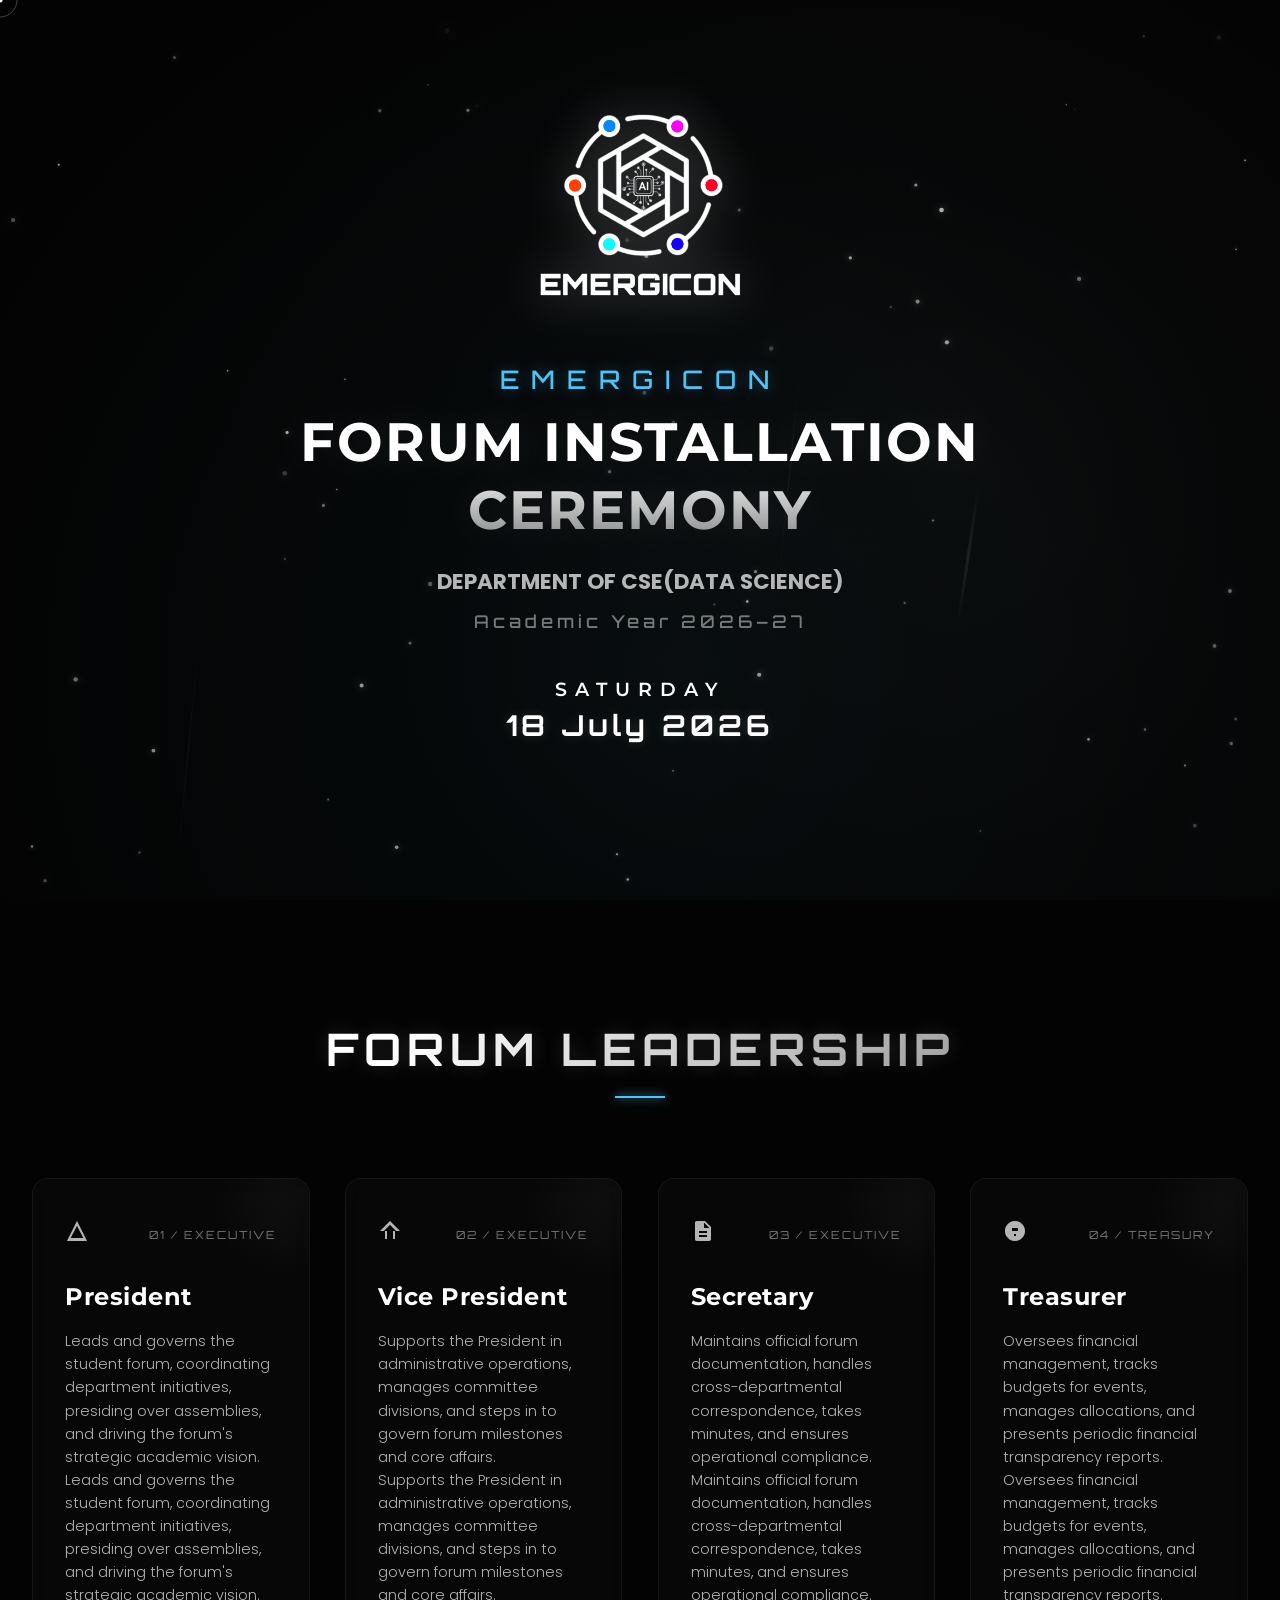
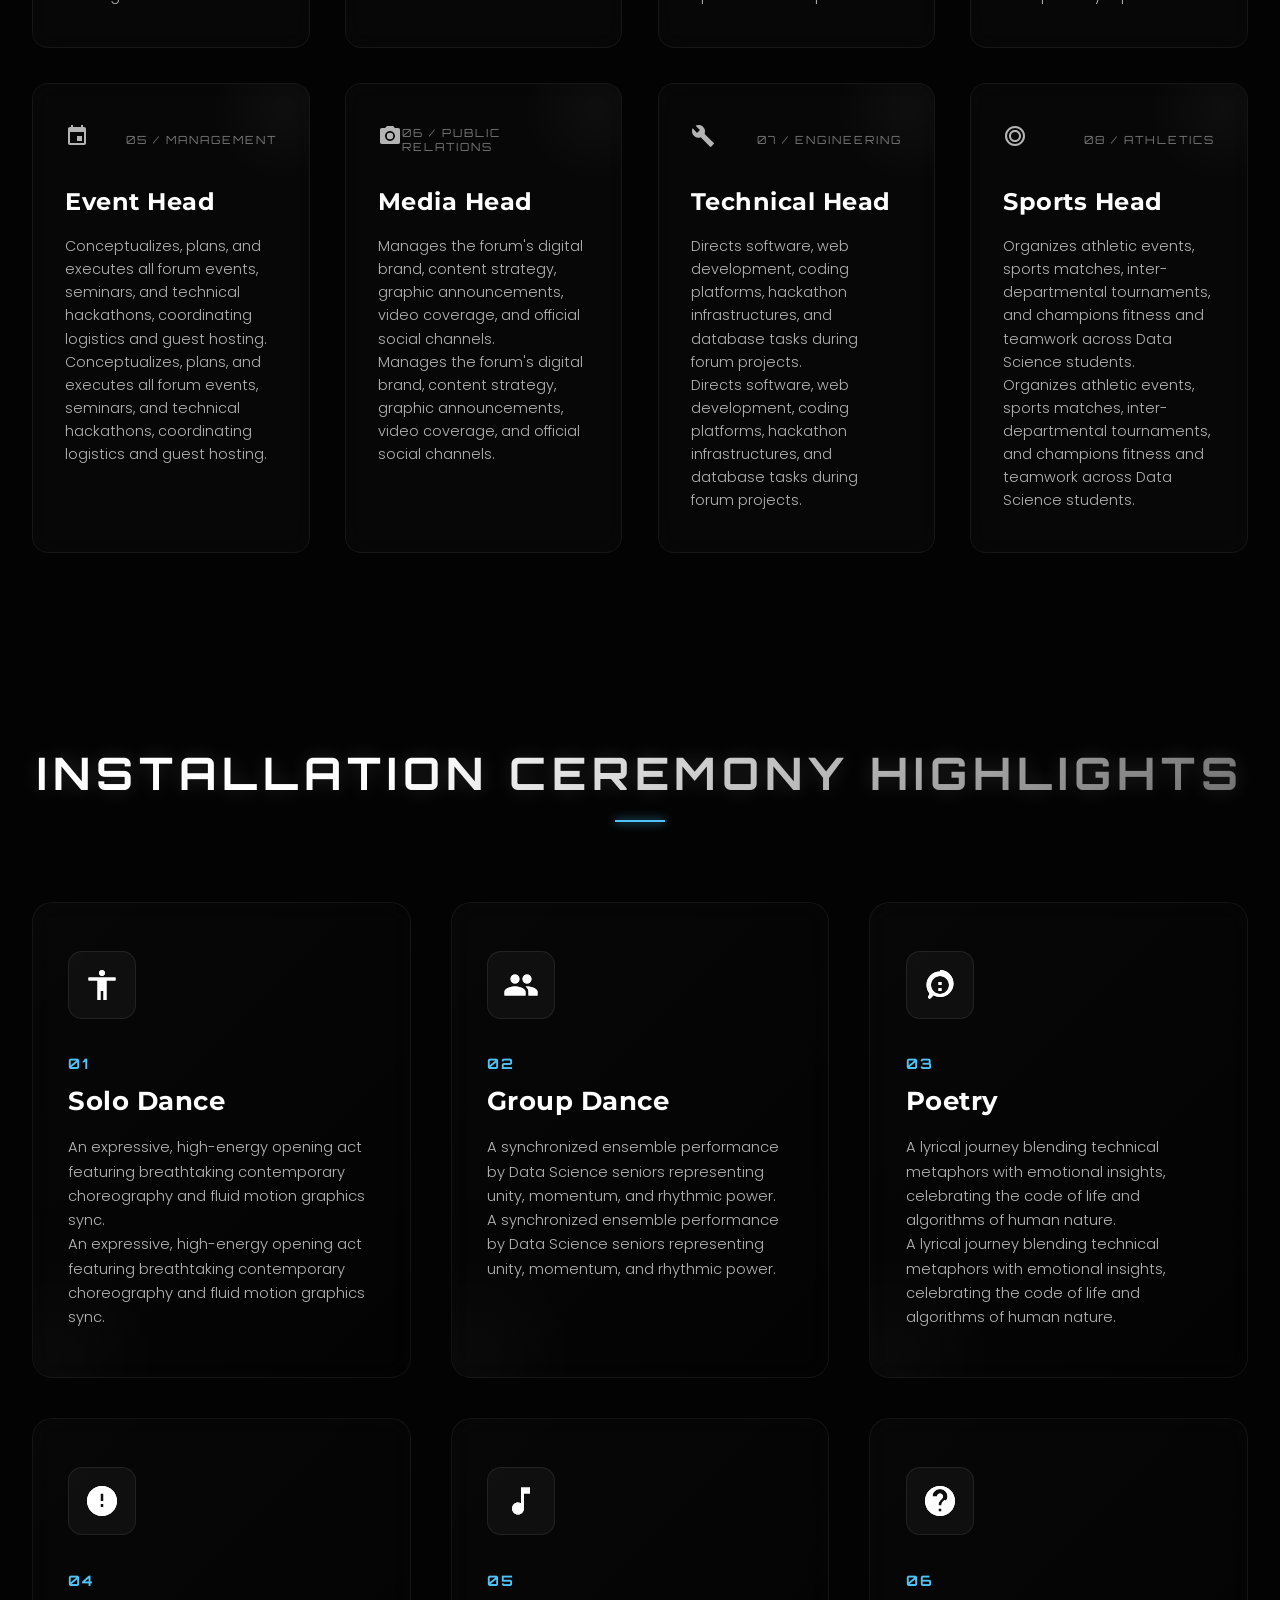
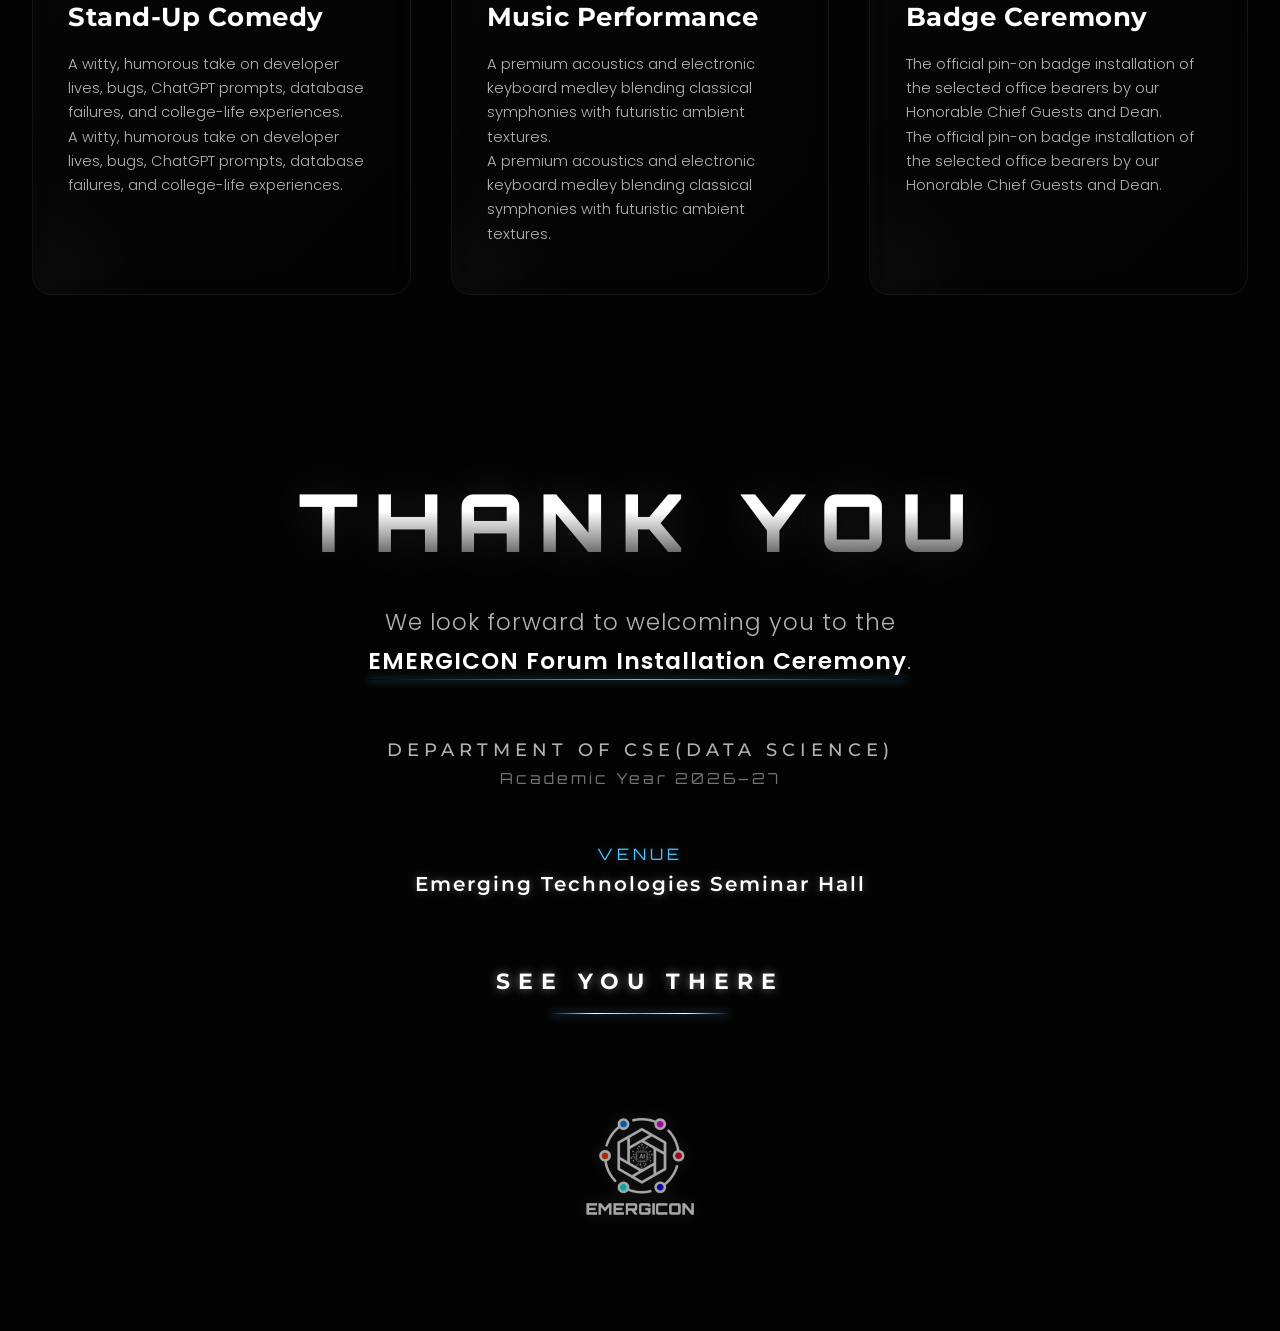
<file: index.html>
<!DOCTYPE html>
<html lang="en">
<head>
    <meta charset="UTF-8">
    <meta name="viewport" content="width=device-width, initial-scale=1.0">
    <title>EMERGICON Forum Installation Ceremony | Department of CSE(Data Science)</title>
<
    <meta name="description"
        content="Official invitation to the EMERGICON Forum Installation Ceremony for the Academic Year 2026-27, Department of Data Science. Dedicated to the Honorable Dean and CEO.">
    <meta name="description" content="Official invitation to the EMERGICON Forum Installation Ceremony for the Academic Year 2026-27, Department of Data Science. Dedicated to the Honorable Dean and CEO.">
    <link rel="stylesheet" href="style.css">
    <!-- Google Fonts -->
    <link rel="preconnect" href="https://fonts.googleapis.com">
    <link rel="preconnect" href="https://fonts.gstatic.com" crossorigin>

    <link
        href="https://fonts.googleapis.com/css2?family=Montserrat:wght@300;400;500;600;700&family=Orbitron:wght@500;700;900&family=Poppins:wght@200;300;400;500;600&display=swap"
        rel="stylesheet">
</head>

    <link href="https://fonts.googleapis.com/css2?family=Montserrat:wght@300;400;500;600;700&family=Orbitron:wght@500;700;900&family=Poppins:wght@200;300;400;500;600&display=swap" rel="stylesheet">
</head>
<body>

    <!-- Scroll Progress Indicator -->
    <div id="scroll-progress"></div>

    <!-- Mouse Follower Custom Cursor -->
    <div class="mouse-follower" id="cursor-follower">
        <div class="follower-dot"></div>
    </div>

    <!-- Animated Canvas Background -->
    <canvas id="particles-canvas"></canvas>

 
    <!-- Feature 4: Floating Among Us Characters (Easter Egg) -->
    <div class="floating-crewmates-container">
        <!-- Crewmate 1 (Red) -->
        <div class="crewmate crewmate-1">
            <svg viewBox="0 0 100 120" width="60" height="72">
                <path
                    d="M25,50 C25,30 40,10 60,10 C80,10 90,25 90,50 L90,90 C90,100 80,110 70,110 L65,110 C65,115 55,115 55,110 L45,110 L45,100 L35,100 L35,110 C35,115 25,115 25,110 Z"
                    fill="#ff0000" stroke="#000" stroke-width="4" />
                <path d="M40,35 C40,25 55,20 75,25 C95,30 95,50 75,55 C55,60 40,45 40,35 Z" fill="#a5d6e2" stroke="#000"
                    stroke-width="4" />
                <path d="M48,32 C48,25 58,23 70,26 C75,27 75,35 65,37 C55,39 48,35 48,32 Z" fill="#ffffff" />
                <path d="M25,40 C10,40 10,80 25,80 Z" fill="#ff0000" stroke="#000" stroke-width="4" />
            </svg>
        </div>
        <!-- Crewmate 2 (Cyan) -->
        <div class="crewmate crewmate-2">
            <svg viewBox="0 0 100 120" width="45" height="54">
                <path
                    d="M25,50 C25,30 40,10 60,10 C80,10 90,25 90,50 L90,90 C90,100 80,110 70,110 L65,110 C65,115 55,115 55,110 L45,110 L45,100 L35,100 L35,110 C35,115 25,115 25,110 Z"
                    fill="#00ffff" stroke="#000" stroke-width="4" />
                <path d="M40,35 C40,25 55,20 75,25 C95,30 95,50 75,55 C55,60 40,45 40,35 Z" fill="#a5d6e2" stroke="#000"
                    stroke-width="4" />
                <path d="M48,32 C48,25 58,23 70,26 C75,27 75,35 65,37 C55,39 48,35 48,32 Z" fill="#ffffff" />
                <path d="M25,40 C10,40 10,80 25,80 Z" fill="#00ffff" stroke="#000" stroke-width="4" />
            </svg>
        </div>
        <!-- Crewmate 3 (Orange) -->
        <div class="crewmate crewmate-3">
            <svg viewBox="0 0 100 120" width="55" height="66">
                <path
                    d="M25,50 C25,30 40,10 60,10 C80,10 90,25 90,50 L90,90 C90,100 80,110 70,110 L65,110 C65,115 55,115 55,110 L45,110 L45,100 L35,100 L35,110 C35,115 25,115 25,110 Z"
                    fill="#ffa500" stroke="#000" stroke-width="4" />
                <path d="M40,35 C40,25 55,20 75,25 C95,30 95,50 75,55 C55,60 40,45 40,35 Z" fill="#a5d6e2" stroke="#000"
                    stroke-width="4" />
                <path d="M48,32 C48,25 58,23 70,26 C75,27 75,35 65,37 C55,39 48,35 48,32 Z" fill="#ffffff" />
                <path d="M25,40 C10,40 10,80 25,80 Z" fill="#ffa500" stroke="#000" stroke-width="4" />
            </svg>
        </div>
        <!-- Crewmate 4 (Purple) -->
        <div class="crewmate crewmate-4">
            <svg viewBox="0 0 100 120" width="50" height="60">
                <path
                    d="M25,50 C25,30 40,10 60,10 C80,10 90,25 90,50 L90,90 C90,100 80,110 70,110 L65,110 C65,115 55,115 55,110 L45,110 L45,100 L35,100 L35,110 C35,115 25,115 25,110 Z"
                    fill="#800080" stroke="#000" stroke-width="4" />
                <path d="M40,35 C40,25 55,20 75,25 C95,30 95,50 75,55 C55,60 40,45 40,35 Z" fill="#a5d6e2" stroke="#000"
                    stroke-width="4" />
                <path d="M48,32 C48,25 58,23 70,26 C75,27 75,35 65,37 C55,39 48,35 48,32 Z" fill="#ffffff" />
                <path d="M25,40 C10,40 10,80 25,80 Z" fill="#800080" stroke="#000" stroke-width="4" />
            </svg>
        </div>
    </div>

    <!-- Custom Loader / Initial Screen -->
    <div id="loader">
        <div class="loader-content">
            <span class="loader-bar"></span>
        </div>
    </div>

    <!-- MAIN CONTAINER -->
    <main>

        <!-- SECTION 0: LANDING / HERO -->
        <section id="hero" class="fullscreen-section">
            <div class="hero-container">
                <div class="logo-wrapper reveal-item" id="hero-logo-wrapper">

                    <!-- Feature 3: Header Text Above Logo -->


                    <!-- EMERGICON Official Logo -->
                    <img src="assets/logo.png" alt="EMERGICON Logo" class="hero-logo" id="hero-logo">

                    <!-- Feature 1: Logo Text Update & Line Break -->
                </div>

                
                
                <div class="cinematic-text">
                    <h1 class="reveal-text-line label-sub" style="--line-idx: 0;">EMERGICON</h1>
                    <h2 class="reveal-text-line main-title" style="--line-idx: 1;">Forum Installation Ceremony</h2>
                    <h3 class="reveal-text-line label-dept" style="--line-idx: 2;">Department of CSE(Data Science)</h3>
                    <h4 class="reveal-text-line label-year" style="--line-idx: 3;">Academic Year 2026–27</h4>
                    
                    <div class="event-time-box">
                        <span class="reveal-text-line date-day" style="--line-idx: 4;">Saturday</span>
                        <span class="reveal-text-line date-date" style="--line-idx: 5;">18 July 2026</span>
                    </div>
                </div>

                <div class="scroll-down-wrapper reveal-item" id="hero-scroll-btn">
                    <button class="scroll-btn" onclick="scrollToLeadership()">
                        <span class="btn-text">Scroll to Continue</span>
                        <div class="mouse-icon">
                            <span class="mouse-wheel"></span>
                        </div>
                    </button>
                </div>
            </div>
        </section>

        <!-- SECTION 1: FORUM LEADERSHIP -->
        <section id="leadership" class="scroll-section">
            <div class="section-container">
                <h2 class="section-title scroll-reveal" data-animation="fade-up">Forum Leadership</h2>
 


                
                <div class="leadership-grid">
                    <!-- 1. President -->
                    <div class="leadership-card scroll-reveal" data-animation="slide-left">
                        <div class="card-bg-particles"></div>
                        <div class="card-glow"></div>
                        <div class="card-content">
                            <div class="card-header">
                                <div class="badge-icon">
                                    <svg viewBox="0 0 24 24" width="24" height="24">

                                        <path d="M12 2L2 22h20L12 2zm0 4.8L18.4 19H5.6L12 6.8z" fill="currentColor" />

                                        <path d="M12 2L2 22h20L12 2zm0 4.8L18.4 19H5.6L12 6.8z" fill="currentColor"/>
                                    </svg>
                                </div>
                                <span class="role-rank">01 / Executive</span>
                            </div>
                            <h3 class="role-title">President</h3>

                            <p class="role-desc">Leads and governs the student forum, coordinating department
                                initiatives, presiding over assemblies, and driving the forum's strategic academic
                                vision.</p>

                            <p class="role-desc">Leads and governs the student forum, coordinating department initiatives, presiding over assemblies, and driving the forum's strategic academic vision.</p>
                        </div>
                    </div>

                    <!-- 2. Vice President -->
                    <div class="leadership-card scroll-reveal" data-animation="slide-right">
                        <div class="card-bg-particles"></div>
                        <div class="card-glow"></div>
                        <div class="card-content">
                            <div class="card-header">
                                <div class="badge-icon">
                                    <svg viewBox="0 0 24 24" width="24" height="24">

                                        <path d="M12 2L2 12h5v8h10v-8h5L12 2zm0 3.83L18.17 12H15v8h-6v-8H5.83L12 5.83z"
                                            fill="currentColor" />
                                        <path d="M12 2L2 12h5v8h10v-8h5L12 2zm0 3.83L18.17 12H15v8h-6v-8H5.83L12 5.83z" fill="currentColor"/>
                                    </svg>
                                </div>
                                <span class="role-rank">02 / Executive</span>
                            </div>
                            <h3 class="role-title">Vice President</h3>
                            <p class="role-desc">Supports the President in administrative operations, manages committee
                                divisions, and steps in to govern forum milestones and core affairs.</p>
                            <p class="role-desc">Supports the President in administrative operations, manages committee divisions, and steps in to govern forum milestones and core affairs.</p>
                        </div>
                    </div>

                    <!-- 3. Secretary -->
                    <div class="leadership-card scroll-reveal" data-animation="slide-left">
                        <div class="card-bg-particles"></div>
                        <div class="card-glow"></div>
                        <div class="card-content">
                            <div class="card-header">
                                <div class="badge-icon">
                                    <svg viewBox="0 0 24 24" width="24" height="24">
                                        <path
                                            d="M14 2H6c-1.1 0-1.99.9-1.99 2L4 20c0 1.1.89 2 1.99 2H18c1.1 0 2-.9 2-2V8l-6-6zm2 16H8v-2h8v2zm0-4H8v-2h8v2zm-3-5V3.5L18.5 9H13z"
                                            fill="currentColor" />
                                        <path d="M14 2H6c-1.1 0-1.99.9-1.99 2L4 20c0 1.1.89 2 1.99 2H18c1.1 0 2-.9 2-2V8l-6-6zm2 16H8v-2h8v2zm0-4H8v-2h8v2zm-3-5V3.5L18.5 9H13z" fill="currentColor"/>
                                    </svg>
                                </div>
                                <span class="role-rank">03 / Executive</span>
                            </div>
                            <h3 class="role-title">Secretary</h3>
                            <p class="role-desc">Maintains official forum documentation, handles cross-departmental
                                correspondence, takes minutes, and ensures operational compliance.</p>
                            <p class="role-desc">Maintains official forum documentation, handles cross-departmental correspondence, takes minutes, and ensures operational compliance.</p>
                        </div>
                    </div>

                    <!-- 4. Treasurer -->
                    <div class="leadership-card scroll-reveal" data-animation="slide-right">
                        <div class="card-bg-particles"></div>
                        <div class="card-glow"></div>
                        <div class="card-content">
                            <div class="card-header">
                                <div class="badge-icon">
                                    <svg viewBox="0 0 24 24" width="24" height="24">
                                        <path
                                            d="M12 2C6.48 2 2 6.48 2 12s4.48 10 10 10 10-4.48 10-10S17.52 2 12 2zm1 15h-2v-2h2v2zm2-5H9V9h6v3z"
                                            fill="currentColor" />
                                        <path d="M12 2C6.48 2 2 6.48 2 12s4.48 10 10 10 10-4.48 10-10S17.52 2 12 2zm1 15h-2v-2h2v2zm2-5H9V9h6v3z" fill="currentColor"/>
                                    </svg>
                                </div>
                                <span class="role-rank">04 / Treasury</span>
                            </div>
                            <h3 class="role-title">Treasurer</h3>
                            <p class="role-desc">Oversees financial management, tracks budgets for events, manages
                                allocations, and presents periodic financial transparency reports.</p>
                            <p class="role-desc">Oversees financial management, tracks budgets for events, manages allocations, and presents periodic financial transparency reports.</p>
                        </div>
                    </div>

                    <!-- 5. Event Head -->
                    <div class="leadership-card scroll-reveal" data-animation="slide-left">
                        <div class="card-bg-particles"></div>
                        <div class="card-glow"></div>
                        <div class="card-content">
                            <div class="card-header">
                                <div class="badge-icon">
                                    <svg viewBox="0 0 24 24" width="24" height="24">
                                        <path
                                            d="M17 12h-5v5h5v-5zM16 1v2H8V1H6v2H5c-1.11 0-1.99.9-1.99 2L3 19c0 1.1.89 2 2 2h14c1.1 0 2-.9 2-2V5c0-1.1-.9-2-2-2h-1V1h-2zm3 18H5V8h14v11z"
                                            fill="currentColor" />
                                        <path d="M17 12h-5v5h5v-5zM16 1v2H8V1H6v2H5c-1.11 0-1.99.9-1.99 2L3 19c0 1.1.89 2 2 2h14c1.1 0 2-.9 2-2V5c0-1.1-.9-2-2-2h-1V1h-2zm3 18H5V8h14v11z" fill="currentColor"/>
                                    </svg>
                                </div>
                                <span class="role-rank">05 / Management</span>
                            </div>
                            <h3 class="role-title">Event Head</h3>
                            <p class="role-desc">Conceptualizes, plans, and executes all forum events, seminars, and
                                technical hackathons, coordinating logistics and guest hosting.</p>
                            <p class="role-desc">Conceptualizes, plans, and executes all forum events, seminars, and technical hackathons, coordinating logistics and guest hosting.</p>
                        </div>
                    </div>

                    <!-- 6. Media Head -->
                    <div class="leadership-card scroll-reveal" data-animation="slide-right">
                        <div class="card-bg-particles"></div>
                        <div class="card-glow"></div>
                        <div class="card-content">
                            <div class="card-header">
                                <div class="badge-icon">
                                    <svg viewBox="0 0 24 24" width="24" height="24">
                                        <path
                                            d="M12 12m-3.2 0a3.2 3.2 0 1 0 6.4 0a3.2 3.2 0 1 0 -6.4 0 M9 2L7.17 4H4c-1.1 0-2 .9-2 2v12c0 1.1.9 2 2 2h16c1.1 0 2-.9 2-2V6c0-1.1-.9-2-2-2h-3.17L15 2H9zm3 15c-2.76 0-5-2.24-5-5s2.24-5 5-5s5 2.24 5 5s-2.24 5-5 5z"
                                            fill="currentColor" />
                                        <path d="M12 12m-3.2 0a3.2 3.2 0 1 0 6.4 0a3.2 3.2 0 1 0 -6.4 0 M9 2L7.17 4H4c-1.1 0-2 .9-2 2v12c0 1.1.9 2 2 2h16c1.1 0 2-.9 2-2V6c0-1.1-.9-2-2-2h-3.17L15 2H9zm3 15c-2.76 0-5-2.24-5-5s2.24-5 5-5s5 2.24 5 5s-2.24 5-5 5z" fill="currentColor"/>
                                    </svg>
                                </div>
                                <span class="role-rank">06 / Public Relations</span>
                            </div>
                            <h3 class="role-title">Media Head</h3>
                            <p class="role-desc">Manages the forum's digital brand, content strategy, graphic
                                announcements, video coverage, and official social channels.</p>

                            <p class="role-desc">Manages the forum's digital brand, content strategy, graphic announcements, video coverage, and official social channels.</p>
                        </div>
                    </div>

                    <!-- 7. Technical Head -->
                    <div class="leadership-card scroll-reveal" data-animation="slide-left">
                        <div class="card-bg-particles"></div>
                        <div class="card-glow"></div>
                        <div class="card-content">
                            <div class="card-header">
                                <div class="badge-icon">
                                    <svg viewBox="0 0 24 24" width="24" height="24">
                                        <path
                                            d="M22.7 19l-9.1-9.1c.9-2.3.4-5-1.5-6.9-2-2-5-2.4-7.4-1.3L9 6 6 9 1.6 4.3C.5 6.7.9 9.8 2.9 11.8c1.9 1.9 4.6 2.4 6.9 1.5l9.1 9.1c.4.4 1 .4 1.4 0l2.3-2.3c.5-.4.5-1.1.1-1.6z"
                                            fill="currentColor" />
                                        <path d="M22.7 19l-9.1-9.1c.9-2.3.4-5-1.5-6.9-2-2-5-2.4-7.4-1.3L9 6 6 9 1.6 4.3C.5 6.7.9 9.8 2.9 11.8c1.9 1.9 4.6 2.4 6.9 1.5l9.1 9.1c.4.4 1 .4 1.4 0l2.3-2.3c.5-.4.5-1.1.1-1.6z" fill="currentColor"/>
                                    </svg>
                                </div>
                                <span class="role-rank">07 / Engineering</span>
                            </div>
                            <h3 class="role-title">Technical Head</h3>
                            <p class="role-desc">Directs software, web development, coding platforms, hackathon
                                infrastructures, and database tasks during forum projects.</p>
                            <p class="role-desc">Directs software, web development, coding platforms, hackathon infrastructures, and database tasks during forum projects.</p>
                        </div>
                    </div>

                    <!-- 8. Sports Head -->
                    <div class="leadership-card scroll-reveal" data-animation="slide-right">
                        <div class="card-bg-particles"></div>
                        <div class="card-glow"></div>
                        <div class="card-content">
                            <div class="card-header">
                                <div class="badge-icon">
                                    <svg viewBox="0 0 24 24" width="24" height="24">
                                        <path
                                            d="M12 22c5.523 0 10-4.477 10-10S17.523 2 12 2 2 6.477 2 12s4.477 10 10 10zm0-2a8 8 0 1 1 0-16 8 8 0 0 1 0 16zM12 6c-3.31 0-6 2.69-6 6s2.69 6 6 6 6-2.69 6-6-2.69-6-6-6zm0 2a4 4 0 1 1 0 8 4 4 0 0 1 0-8z"
                                            fill="currentColor" />
                                        <path d="M12 22c5.523 0 10-4.477 10-10S17.523 2 12 2 2 6.477 2 12s4.477 10 10 10zm0-2a8 8 0 1 1 0-16 8 8 0 0 1 0 16zM12 6c-3.31 0-6 2.69-6 6s2.69 6 6 6 6-2.69 6-6-2.69-6-6-6zm0 2a4 4 0 1 1 0 8 4 4 0 0 1 0-8z" fill="currentColor"/>
                                    </svg>
                                </div>
                                <span class="role-rank">08 / Athletics</span>
                            </div>
                            <h3 class="role-title">Sports Head</h3>

                            <p class="role-desc">Organizes athletic events, sports matches, inter-departmental
                                tournaments, and champions fitness and teamwork across Data Science students.</p>
                            <p class="role-desc">Organizes athletic events, sports matches, inter-departmental tournaments, and champions fitness and teamwork across Data Science students.</p>
                        </div>
                    </div>
                </div>
            </div>
        </section>

        <!-- SECTION 2: INSTALLATION CEREMONY HIGHLIGHTS -->
        <section id="highlights" class="scroll-section">
            <div class="section-container">
                <h2 class="section-title scroll-reveal" data-animation="fade-up">Installation Ceremony Highlights</h2>


                
                <div class="timeline-grid">
                    <!-- Highlight 1: Solo Dance -->
                    <div class="highlight-card scroll-reveal" data-animation="scale-up" style="--card-idx: 0;">
                        <div class="highlight-glow"></div>
                        <div class="highlight-inner">
                            <div class="highlight-icon">
                                <svg viewBox="0 0 24 24" width="36" height="36">
                                    <path
                                        d="M12 2c1.1 0 2 .9 2 2s-.9 2-2 2-2-.9-2-2 .9-2 2-2zm9 7h-6v13h-2v-6h-2v6H9V9H3V7h18v2z"
                                        fill="currentColor" />
                                    <path d="M12 2c1.1 0 2 .9 2 2s-.9 2-2 2-2-.9-2-2 .9-2 2-2zm9 7h-6v13h-2v-6h-2v6H9V9H3V7h18v2z" fill="currentColor"/>
                                </svg>
                            </div>
                            <span class="highlight-number">01</span>
                            <h3 class="highlight-title">Solo Dance</h3>
                            <p class="highlight-desc">An expressive, high-energy opening act featuring breathtaking
                                contemporary choreography and fluid motion graphics sync.</p>
                            <p class="highlight-desc">An expressive, high-energy opening act featuring breathtaking contemporary choreography and fluid motion graphics sync.</p>
                        </div>
                    </div>

                    <!-- Highlight 2: Group Dance -->
                    <div class="highlight-card scroll-reveal" data-animation="scale-up" style="--card-idx: 1;">
                        <div class="highlight-glow"></div>
                        <div class="highlight-inner">
                            <div class="highlight-icon">
                                <svg viewBox="0 0 24 24" width="36" height="36">
                                    <path
                                        d="M16 11c1.66 0 2.99-1.34 2.99-3S17.66 5 16 5s-3 1.34-3 3 1.34 3 3 3zm-8 0c1.66 0 2.99-1.34 2.99-3S9.66 5 8 5 5 6.34 5 8s1.34 3 3 3zm0 2c-2.33 0-7 1.17-7 3.5V19h14v-2.5c0-2.33-4.67-3.5-7-3.5zm8 0c-.29 0-.62.02-.97.05 1.16.84 1.97 1.97 1.97 3.45V19h6v-2.5c0-2.33-4.67-3.5-7-3.5z"
                                        fill="currentColor" />
                                    <path d="M16 11c1.66 0 2.99-1.34 2.99-3S17.66 5 16 5s-3 1.34-3 3 1.34 3 3 3zm-8 0c1.66 0 2.99-1.34 2.99-3S9.66 5 8 5 5 6.34 5 8s1.34 3 3 3zm0 2c-2.33 0-7 1.17-7 3.5V19h14v-2.5c0-2.33-4.67-3.5-7-3.5zm8 0c-.29 0-.62.02-.97.05 1.16.84 1.97 1.97 1.97 3.45V19h6v-2.5c0-2.33-4.67-3.5-7-3.5z" fill="currentColor"/>
                                </svg>
                            </div>
                            <span class="highlight-number">02</span>
                            <h3 class="highlight-title">Group Dance</h3>
                            <p class="highlight-desc">A synchronized ensemble performance by Data Science seniors
                                representing unity, momentum, and rhythmic power.</p>
                            <p class="highlight-desc">A synchronized ensemble performance by Data Science seniors representing unity, momentum, and rhythmic power.</p>

                        </div>
                    </div>

                    <!-- Highlight 3: Poetry -->
                    <div class="highlight-card scroll-reveal" data-animation="scale-up" style="--card-idx: 2;">
                        <div class="highlight-glow"></div>
                        <div class="highlight-inner">
                            <div class="highlight-icon">
                                <svg viewBox="0 0 24 24" width="36" height="36">
                                    <path
                                        d="M12 3c-4.97 0-9 4.03-9 9 0 2.12.74 4.07 1.97 5.61L4.35 19.4c-.39.39-.39 1.02 0 1.41.39.39 1.02.39 1.41 0l1.9-1.9C9.17 19.62 10.53 20 12 20c4.97 0 9-4.03 9-9s-4.03-9-9-9zm0 15c-3.31 0-6-2.69-6-6s2.69-6 6-6 6 2.69 6 6-2.69 6-6 6zm1-8h-2v2h2v-2zm0 4h-2v2h2v-2z"
                                        fill="currentColor" />

                                    <path d="M12 3c-4.97 0-9 4.03-9 9 0 2.12.74 4.07 1.97 5.61L4.35 19.4c-.39.39-.39 1.02 0 1.41.39.39 1.02.39 1.41 0l1.9-1.9C9.17 19.62 10.53 20 12 20c4.97 0 9-4.03 9-9s-4.03-9-9-9zm0 15c-3.31 0-6-2.69-6-6s2.69-6 6-6 6 2.69 6 6-2.69 6-6 6zm1-8h-2v2h2v-2zm0 4h-2v2h2v-2z" fill="currentColor"/>
                                </svg>
                            </div>
                            <span class="highlight-number">03</span>
                            <h3 class="highlight-title">Poetry</h3>
                            <p class="highlight-desc">A lyrical journey blending technical metaphors with emotional
                                insights, celebrating the code of life and algorithms of human nature.</p>
                            <p class="highlight-desc">A lyrical journey blending technical metaphors with emotional insights, celebrating the code of life and algorithms of human nature.</p>
                        </div>
                    </div>

                    <!-- Highlight 4: Stand-Up Comedy -->
                    <div class="highlight-card scroll-reveal" data-animation="scale-up" style="--card-idx: 3;">
                        <div class="highlight-glow"></div>
                        <div class="highlight-inner">
                            <div class="highlight-icon">
                                <svg viewBox="0 0 24 24" width="36" height="36">
                                    <path
                                        d="M12 2C6.48 2 2 6.48 2 12s4.48 10 10 10 10-4.48 10-10S17.52 2 12 2zm1 14h-2v-2h2v2zm0-4h-2V7h2v5z"
                                        fill="currentColor" />
                                    <path d="M12 2C6.48 2 2 6.48 2 12s4.48 10 10 10 10-4.48 10-10S17.52 2 12 2zm1 14h-2v-2h2v2zm0-4h-2V7h2v5z" fill="currentColor"/>
                                </svg>
                            </div>
                            <span class="highlight-number">04</span>
                            <h3 class="highlight-title">Stand-Up Comedy</h3>
                            <p class="highlight-desc">A witty, humorous take on developer lives, bugs, ChatGPT prompts,
                                database failures, and college-life experiences.</p>
                            <p class="highlight-desc">A witty, humorous take on developer lives, bugs, ChatGPT prompts, database failures, and college-life experiences.</p>
                        </div>
                    </div>

                    <!-- Highlight 5: Music Performance -->
                    <div class="highlight-card scroll-reveal" data-animation="scale-up" style="--card-idx: 4;">
                        <div class="highlight-glow"></div>
                        <div class="highlight-inner">
                            <div class="highlight-icon">
                                <svg viewBox="0 0 24 24" width="36" height="36">
                                    <path
                                        d="M12 3v10.55c-.59-.34-1.27-.55-2-.55-2.21 0-4 1.79-4 4s1.79 4 4 4 4-1.79 4-4V7h4V3h-6z"
                                        fill="currentColor" />
                                    <path d="M12 3v10.55c-.59-.34-1.27-.55-2-.55-2.21 0-4 1.79-4 4s1.79 4 4 4 4-1.79 4-4V7h4V3h-6z" fill="currentColor"/>
                                </svg>
                            </div>
                            <span class="highlight-number">05</span>
                            <h3 class="highlight-title">Music Performance</h3>
                            <p class="highlight-desc">A premium acoustics and electronic keyboard medley blending
                                classical symphonies with futuristic ambient textures.</p>
                            <p class="highlight-desc">A premium acoustics and electronic keyboard medley blending classical symphonies with futuristic ambient textures.</p>
                        </div>
                    </div>

                    <!-- Highlight 6: Badge Ceremony -->
                    <div class="highlight-card scroll-reveal" data-animation="scale-up" style="--card-idx: 5;">
                        <div class="highlight-glow"></div>
                        <div class="highlight-inner">
                            <div class="highlight-icon">
                                <svg viewBox="0 0 24 24" width="36" height="36">
                                    <path
                                        d="M12 2C6.48 2 2 6.48 2 12s4.48 10 10 10 10-4.48 10-10S17.52 2 12 2zm1 17h-2v-2h2v2zm2.07-7.75l-.9.92C13.45 12.9 13 13.5 13 15h-2v-.5c0-1.1.45-2.1 1.17-2.83l1.24-1.26c.37-.36.59-.86.59-1.41 0-1.1-.9-2-2-2s-2 .9-2 2H7c0-2.76 2.24-5 5-5s5 2.24 5 5c0 1.04-.42 1.99-1.07 2.75z"
                                        fill="currentColor" />
                                    <path d="M12 2C6.48 2 2 6.48 2 12s4.48 10 10 10 10-4.48 10-10S17.52 2 12 2zm1 17h-2v-2h2v2zm2.07-7.75l-.9.92C13.45 12.9 13 13.5 13 15h-2v-.5c0-1.1.45-2.1 1.17-2.83l1.24-1.26c.37-.36.59-.86.59-1.41 0-1.1-.9-2-2-2s-2 .9-2 2H7c0-2.76 2.24-5 5-5s5 2.24 5 5c0 1.04-.42 1.99-1.07 2.75z" fill="currentColor"/>
                                </svg>
                            </div>
                            <span class="highlight-number">06</span>
                            <h3 class="highlight-title">Badge Ceremony</h3>
                            <p class="highlight-desc">The official pin-on badge installation of the selected office
                                bearers by our Honorable Chief Guests and Dean.</p>
                            <p class="highlight-desc">The official pin-on badge installation of the selected office bearers by our Honorable Chief Guests and Dean.</p>
                        </div>
                    </div>
                </div>
            </div>
        </section>

        <!-- SECTION 3: THANK YOU / OUTRO -->
        <section id="thank-you" class="fullscreen-section scroll-reveal" data-animation="fade-up">
            <div class="outro-container">
                <h1 class="outro-glow-title">THANK YOU</h1>
                <p class="outro-subtitle">We look forward to welcoming you to the<br><span
                        class="highlight-span">EMERGICON Forum Installation Ceremony</span>.</p>

                

                <div class="outro-details">
                    <p class="outro-dept">Department of CSE(Data Science)</p>
                    <p class="outro-year">Academic Year 2026–27</p>
                </div>

                <div class="outro-venue">
                    <p class="venue-label">Venue</p>
                    <p class="venue-name">Emerging Technologies Seminar Hall</p>
                </div>

                <div class="see-you-box">
                    <span class="see-you-text">See You There</span>
                    <div class="glowing-line"></div>
                </div>

                <div class="footer-logo-wrapper">
                    <img src="assets/logo.png" alt="EMERGICON Logo" class="footer-logo">
                </div>
            </div>
        </section>

    </main>

    <!-- Interactive script file -->
    <script src="script.js"></script>
</body>

</html>
</html>
</file>
<file: style.css>
/* ==========================================================================
   DESIGN SYSTEM & CUSTOM VARIABLES
   ========================================================================== */
:root {
    /* Colors */
    --bg-primary: #030303;
    --bg-secondary: #0a0a0a;
    --text-primary: #ffffff;
    --text-secondary: rgba(255, 255, 255, 0.7);
    --text-muted: rgba(255, 255, 255, 0.45);
    --accent-blue: #4FC3F7;
    --accent-blue-glow: rgba(79, 195, 247, 0.35);
    --accent-white-glow: rgba(255, 255, 255, 0.15);

    /* Glassmorphism Styles */
    --glass-bg: rgba(255, 255, 255, 0.02);
    --glass-bg-hover: rgba(255, 255, 255, 0.05);
    --glass-border: rgba(255, 255, 255, 0.06);
    --glass-border-hover: rgba(255, 255, 255, 0.18);
    --glass-shadow: 0 30px 60px rgba(0, 0, 0, 0.7);

    /* Typography */
    --font-sans: 'Poppins', -apple-system, BlinkMacSystemFont, 'Segoe UI', Roboto, sans-serif;
    --font-display: 'Montserrat', sans-serif;
    --font-tech: 'Orbitron', monospace;

    /* Spacing & Transitions */
    --transition-slow: 1.2s cubic-bezier(0.16, 1, 0.3, 1);
    --transition-medium: 0.6s cubic-bezier(0.25, 1, 0.5, 1);
    --transition-fast: 0.25s ease;
}

/* ==========================================================================
   GLOBAL RESET & INITIALIZATION
   ========================================================================== */
* {
    margin: 0;
    padding: 0;
    box-sizing: border-box;
    cursor: none;
    /* Hide standard cursor for custom cursor experience */
}

html {
    scroll-behavior: smooth;
    background-color: var(--bg-primary);
    color: var(--text-primary);
    font-family: var(--font-sans);
    overflow-x: hidden;
    -webkit-font-smoothing: antialiased;
}

body {
    overflow-x: hidden;
    background-color: var(--bg-primary);
    position: relative;
    min-height: 100vh;
}

/* Enable normal cursor on mobile devices */
@media (max-width: 1024px) {
    * {
        cursor: auto !important;
    }
}

/* Custom Scrollbar */
::-webkit-scrollbar {
    width: 6px;
}

::-webkit-scrollbar-track {
    background: var(--bg-primary);
}

::-webkit-scrollbar-thumb {
    background: rgba(255, 255, 255, 0.1);
    border-radius: 10px;
    border: 1px solid rgba(0, 0, 0, 0.2);
}

::-webkit-scrollbar-thumb:hover {
    background: rgba(79, 195, 247, 0.5);
    box-shadow: 0 0 10px var(--accent-blue);
}

/* ==========================================================================
   SPECIAL EFFECTS & WIDGETS
   ========================================================================== */

/* Scroll Progress Bar */
#scroll-progress {
    position: fixed;
    top: 0;
    left: 0;
    width: 0%;
    height: 3px;
    background: linear-gradient(90deg, transparent, #ffffff, var(--accent-blue));
    box-shadow: 0 0 12px var(--accent-blue);
    z-index: 1000;
    transition: width 0.1s ease-out;
}

/* Mouse Follower */
.mouse-follower {
    position: fixed;
    width: 35px;
    height: 35px;
    border: 1.5px solid rgba(255, 255, 255, 0.25);
    border-radius: 50%;
    pointer-events: none;
    transform: translate(-50%, -50%);
    transition: width 0.3s ease, height 0.3s ease, border-color 0.3s ease, background-color 0.3s ease;
    z-index: 9999;
    display: flex;
    align-items: center;
    justify-content: center;
}

.follower-dot {
    width: 4px;
    height: 4px;
    background-color: #ffffff;
    border-radius: 50%;
    transition: background-color 0.3s ease, transform 0.3s ease;
}

/* Hover States for Mouse Follower */
.mouse-follower.hovered {
    width: 65px;
    height: 65px;
    border-color: var(--accent-blue);
    background-color: rgba(79, 195, 247, 0.05);
}

.mouse-follower.hovered .follower-dot {
    background-color: var(--accent-blue);
    transform: scale(2);
    box-shadow: 0 0 10px var(--accent-blue);
}

.mouse-follower.clicked {
    transform: translate(-50%, -50%) scale(0.85);
    border-color: #ffffff;
}

/* Canvas Background */
#particles-canvas {
    position: fixed;
    top: 0;
    left: 0;
    width: 100vw;
    height: 100vh;
    z-index: 0;
    pointer-events: none;
}

/* Loader Screen */
#loader {
    position: fixed;
    top: 0;
    left: 0;
    width: 100vw;
    height: 100vh;
    background-color: #000000;
    z-index: 99999;
    display: flex;
    justify-content: center;
    align-items: center;
    transition: opacity 1.2s cubic-bezier(0.85, 0, 0.15, 1), visibility 1.2s;
}

.loader-content {
    width: 200px;
    height: 2px;
    background-color: rgba(255, 255, 255, 0.1);
    position: relative;
    overflow: hidden;
    border-radius: 2px;
}

.loader-bar {
    position: absolute;
    top: 0;
    left: -100%;
    width: 100%;
    height: 100%;
    background: linear-gradient(90deg, transparent, #ffffff, var(--accent-blue));
    box-shadow: 0 0 15px var(--accent-blue);
    animation: loading-anim 1.8s cubic-bezier(0.65, 0.05, 0.36, 1) infinite;
}

@keyframes loading-anim {
    0% {
        left: -100%;
    }

    50% {
        left: 0;
    }

    100% {
        left: 100%;
    }
}

/* ==========================================================================
   SECTION LAYOUTS
   ========================================================================== */
main {
    position: relative;
    z-index: 10;
}

.fullscreen-section {
    min-height: 100vh;
    width: 100vw;
    position: relative;
    display: flex;
    align-items: center;
    justify-content: center;
    padding: 2rem;
    overflow: hidden;
}

.scroll-section {
    min-height: 100vh;
    width: 100vw;
    position: relative;
    display: flex;
    align-items: center;
    justify-content: center;
    padding: 6rem 2rem;
    overflow: hidden;
}

.section-container {
    width: 100%;
    max-width: 1300px;
    margin: 0 auto;
    display: flex;
    flex-direction: column;
    justify-content: center;
}

.section-title {
    font-family: var(--font-tech);
    font-size: 2.8rem;
    font-weight: 700;
    text-transform: uppercase;
    letter-spacing: 6px;
    text-align: center;
    margin-bottom: 5rem;
    background: linear-gradient(135deg, #ffffff 30%, rgba(255, 255, 255, 0.4) 100%);
    -webkit-background-clip: text;
    -webkit-text-fill-color: transparent;
    position: relative;
    text-shadow: 0 0 20px var(--accent-white-glow);
}

.section-title::after {
    content: '';
    display: block;
    width: 50px;
    height: 2px;
    background-color: var(--accent-blue);
    margin: 1.2rem auto 0;
    box-shadow: 0 0 10px var(--accent-blue);
}

/* ==========================================================================
   SECTION 0: HERO / LANDING SECTION
   ========================================================================== */
#hero {
    background-color: transparent;
}

.hero-container {
    display: flex;
    flex-direction: column;
    align-items: center;
    justify-content: center;
    text-align: center;
    width: 100%;
    max-width: 900px;
    min-height: 80vh;
    position: relative;
}

.logo-wrapper {
    margin-bottom: 0.4rem;
    position: relative;
    opacity: 0;
    transform: translateY(20px) scale(0.9);
    filter: blur(10px);
    transition: opacity 1.8s cubic-bezier(0.16, 1, 0.3, 1),
        transform 1.8s cubic-bezier(0.16, 1, 0.3, 1),
        filter 1.8s cubic-bezier(0.16, 1, 0.3, 1);
}

.logo-wrapper.active {
    opacity: 1;
    transform: translateY(0) scale(1);
    filter: blur(0);
}

.hero-logo {
    height: 280px;
    width: auto;
    object-fit: contain;
    filter: drop-shadow(0 0 25px rgba(255, 255, 255, 0.35));
    transition: filter 0.5s ease;
}

.hero-logo:hover {
    filter: drop-shadow(0 0 35px var(--accent-blue)) drop-shadow(0 0 10px var(--accent-blue));
}

.cinematic-text {
    display: flex;
    flex-direction: column;
    gap: 0.8rem;
    margin-bottom: 4rem;
}

.reveal-text-line {
    opacity: 0;
    filter: blur(12px);
    transform: translateY(35px) scale(0.96);
    transition: opacity var(--transition-slow), transform var(--transition-slow), filter var(--transition-slow);
    transition-delay: calc(var(--line-idx) * 0.4s + 1.2s);
}

.reveal-text-line.active {
    opacity: 1;
    filter: blur(0);
    transform: translateY(0) scale(1);
}

.label-sub {
    font-family: var(--font-tech);
    font-size: 1.6rem;
    font-weight: 500;
    letter-spacing: 12px;
    color: var(--accent-blue);
    text-shadow: 0 0 15px var(--accent-blue-glow);
    text-transform: uppercase;
}

.main-title {
    font-family: var(--font-display);
    font-size: 3.4rem;
    font-weight: 700;
    letter-spacing: 2px;
    line-height: 1.25;
    background: linear-gradient(180deg, #ffffff 40%, rgba(255, 255, 255, 0.5) 100%);
    -webkit-background-clip: text;
    -webkit-text-fill-color: transparent;
    text-transform: uppercase;
    text-shadow: 0 0 40px rgba(255, 255, 255, 0.1);
}

.label-dept {
    font-size: 1.35rem;
<<<<<<< HEAD
    font-weight: 600;
    /* Changed from 300 to 600 (or use 700 for maximum boldness) */
=======
    font-weight: 300;
>>>>>>> 47478b483d2a075843e754d78559b3f85bac3c4f
    letter-spacing: 5px;
    color: var(--text-secondary);
    text-transform: uppercase;
    margin-top: 0.5rem;
<<<<<<< HEAD
    /* Added transition to ensure the hover glow animates smoothly */
    transition: color 0.3s ease, text-shadow 0.3s ease;
=======
>>>>>>> 47478b483d2a075843e754d78559b3f85bac3c4f
}

.label-year {
    font-family: var(--font-tech);
    font-size: 1.1rem;
    font-weight: 500;
    letter-spacing: 4px;
    color: var(--text-muted);
}

.event-time-box {
    margin-top: 2rem;
    display: flex;
    flex-direction: column;
    gap: 0.4rem;
    position: relative;
}

.date-day {
    font-family: var(--font-display);
    font-size: 1.2rem;
    font-weight: 600;
    text-transform: uppercase;
    letter-spacing: 8px;
    color: #ffffff;
}

.date-date {
    font-family: var(--font-tech);
    font-size: 1.8rem;
    font-weight: 700;
    letter-spacing: 4px;
    color: #ffffff;
    text-shadow: 0 0 12px var(--accent-white-glow);
}

.scroll-down-wrapper {
    opacity: 0;
    transform: translateY(20px);
    transition: opacity 1.8s cubic-bezier(0.16, 1, 0.3, 1), transform 1.8s cubic-bezier(0.16, 1, 0.3, 1);
    transition-delay: 3.6s;
    pointer-events: none;
}

.scroll-down-wrapper.active {
    opacity: 1;
    transform: translateY(0);
    pointer-events: auto;
}

.scroll-btn {
    background: transparent;
    border: none;
    display: flex;
    flex-direction: column;
    align-items: center;
    gap: 1rem;
    outline: none;
}

.btn-text {
    font-family: var(--font-tech);
    font-size: 0.85rem;
    letter-spacing: 4px;
    text-transform: uppercase;
    color: var(--text-secondary);
    transition: color var(--transition-fast), text-shadow var(--transition-fast);
}

.scroll-btn:hover .btn-text {
    color: #ffffff;
    text-shadow: 0 0 8px rgba(255, 255, 255, 0.6);
}

.mouse-icon {
    width: 24px;
    height: 40px;
    border: 2px solid rgba(255, 255, 255, 0.4);
    border-radius: 12px;
    position: relative;
    transition: border-color var(--transition-fast);
}

.scroll-btn:hover .mouse-icon {
    border-color: #ffffff;
    box-shadow: 0 0 8px var(--accent-white-glow);
}

.mouse-wheel {
    display: block;
    width: 4px;
    height: 8px;
    background-color: var(--accent-blue);
    border-radius: 2px;
    position: absolute;
    top: 8px;
    left: 50%;
    transform: translateX(-50%);
    animation: mouse-bounce 1.5s infinite ease-in-out;
    box-shadow: 0 0 4px var(--accent-blue);
}

@keyframes mouse-bounce {
    0% {
        top: 8px;
        opacity: 1;
    }

    50% {
        top: 18px;
        opacity: 0.2;
    }

    100% {
        top: 8px;
        opacity: 1;
    }
}

/* ==========================================================================
   SECTION 1: FORUM LEADERSHIP SECTION
   ========================================================================== */
.leadership-grid {
    display: grid;
    grid-template-columns: repeat(4, 1fr);
    gap: 2.2rem;
    width: 100%;
}

.leadership-card {
    position: relative;
    border-radius: 16px;
    background: var(--glass-bg);
    border: 1px solid var(--glass-border);
    backdrop-filter: blur(14px);
    -webkit-backdrop-filter: blur(14px);
    padding: 2.5rem 2rem;
    overflow: hidden;
    display: flex;
    flex-direction: column;
    justify-content: space-between;
    transition: transform var(--transition-medium), border-color var(--transition-medium), box-shadow var(--transition-medium);
    z-index: 1;
}

/* White glowing borders and drop-shadow on card hover */
.leadership-card::before {
    content: '';
    position: absolute;
    top: 0;
    left: -100%;
    width: 50%;
    height: 100%;
    background: linear-gradient(90deg, transparent, rgba(255, 255, 255, 0.08), transparent);
    transform: skewX(-20deg);
    transition: 0.75s ease;
    pointer-events: none;
    z-index: 2;
}

.leadership-card:hover {
    transform: translateY(-10px) scale(1.015);
    border-color: var(--glass-border-hover);
    box-shadow: var(--glass-shadow),
        0 0 20px rgba(255, 255, 255, 0.04),
        inset 0 0 15px rgba(255, 255, 255, 0.02);
}

.leadership-card:hover::before {
    left: 150%;
}

.card-glow {
    position: absolute;
    width: 150px;
    height: 150px;
    background: radial-gradient(circle, rgba(255, 255, 255, 0.03) 0%, transparent 70%);
    top: -50px;
    right: -50px;
    border-radius: 50%;
    pointer-events: none;
    transition: background var(--transition-medium), transform var(--transition-medium);
    z-index: 0;
}

.leadership-card:hover .card-glow {
    background: radial-gradient(circle, var(--accent-blue-glow) 0%, transparent 70%);
    transform: scale(1.6);
}

.card-content {
    position: relative;
    z-index: 3;
    display: flex;
    flex-direction: column;
    height: 100%;
}

.card-header {
    display: flex;
    justify-content: space-between;
    align-items: center;
    margin-bottom: 2rem;
    width: 100%;
}

.badge-icon {
    color: var(--text-muted);
    transition: color var(--transition-medium), transform var(--transition-medium);
}

.leadership-card:hover .badge-icon {
    color: var(--accent-blue);
    transform: rotate(10deg) scale(1.1);
    filter: drop-shadow(0 0 8px var(--accent-blue-glow));
}

.role-rank {
    font-family: var(--font-tech);
    font-size: 0.7rem;
    letter-spacing: 2px;
    text-transform: uppercase;
    color: var(--text-muted);
}

.leadership-card:hover .role-rank {
    color: rgba(255, 255, 255, 0.85);
}

.role-title {
    font-family: var(--font-display);
    font-size: 1.5rem;
    font-weight: 700;
    letter-spacing: 0.5px;
    color: #ffffff;
    margin-bottom: 1.2rem;
    position: relative;
    transition: color var(--transition-fast);
}

.leadership-card:hover .role-title {
    color: var(--accent-blue);
}

.role-desc {
    font-size: 0.9rem;
    line-height: 1.6;
    color: var(--text-secondary);
    font-weight: 300;
    transition: color var(--transition-medium);
}

.leadership-card:hover .role-desc {
    color: rgba(255, 255, 255, 0.95);
}

/* ==========================================================================
   SECTION 2: HIGHLIGHTS SECTION
   ========================================================================== */
.timeline-grid {
    display: grid;
    grid-template-columns: repeat(3, 1fr);
    gap: 2.5rem;
    width: 100%;
}

.highlight-card {
    position: relative;
    border-radius: 20px;
    overflow: hidden;
    background: linear-gradient(135deg, rgba(255, 255, 255, 0.02) 0%, rgba(255, 255, 255, 0.005) 100%);
    border: 1px solid var(--glass-border);
    backdrop-filter: blur(16px);
    -webkit-backdrop-filter: blur(16px);
    padding: 3rem 2.2rem;
    transition: transform var(--transition-medium), border-color var(--transition-medium), box-shadow var(--transition-medium);
    height: 100%;
}

.highlight-glow {
    position: absolute;
    bottom: -80px;
    left: -80px;
    width: 200px;
    height: 200px;
    background: radial-gradient(circle, rgba(255, 255, 255, 0.02) 0%, transparent 75%);
    pointer-events: none;
    border-radius: 50%;
    transition: background 0.8s ease, transform 0.8s ease;
}

.highlight-card:hover {
    transform: translateY(-8px) scale(1.025);
    border-color: rgba(255, 255, 255, 0.25);
    box-shadow: 0 40px 80px rgba(0, 0, 0, 0.75),
        0 0 35px rgba(255, 255, 255, 0.05);
}

.highlight-card:hover .highlight-glow {
    background: radial-gradient(circle, var(--accent-blue-glow) 0%, transparent 70%);
    transform: translate(25px, -25px) scale(1.3);
}

.highlight-inner {
    position: relative;
    z-index: 2;
    display: flex;
    flex-direction: column;
    align-items: flex-start;
}

.highlight-icon {
    width: 68px;
    height: 68px;
    border-radius: 14px;
    background: rgba(255, 255, 255, 0.04);
    border: 1px solid rgba(255, 255, 255, 0.08);
    display: flex;
    align-items: center;
    justify-content: center;
    color: #ffffff;
    margin-bottom: 2.2rem;
    transition: transform var(--transition-medium), background var(--transition-medium), border-color var(--transition-medium), color var(--transition-medium), box-shadow var(--transition-medium);
}

.highlight-card:hover .highlight-icon {
    background: rgba(255, 255, 255, 0.95);
    border-color: #ffffff;
    color: #000000;
    transform: scale(1.08) rotate(5deg);
    box-shadow: 0 10px 30px rgba(255, 255, 255, 0.2);
}

.highlight-number {
    font-family: var(--font-tech);
    font-size: 0.9rem;
    letter-spacing: 2px;
    color: var(--accent-blue);
    margin-bottom: 0.8rem;
    font-weight: 700;
}

.highlight-title {
    font-family: var(--font-display);
    font-size: 1.6rem;
    font-weight: 700;
    letter-spacing: 0.5px;
    margin-bottom: 1.2rem;
    color: #ffffff;
}

.highlight-card:hover .highlight-title {
    background: linear-gradient(90deg, #ffffff, var(--accent-blue));
    -webkit-background-clip: text;
    -webkit-text-fill-color: transparent;
}

.highlight-desc {
    font-size: 0.92rem;
    line-height: 1.65;
    color: var(--text-secondary);
    font-weight: 300;
    transition: color var(--transition-medium);
}

.highlight-card:hover .highlight-desc {
    color: rgba(255, 255, 255, 0.9);
}

/* ==========================================================================
   SECTION 3: THANK YOU / OUTRO SECTION
   ========================================================================== */
#thank-you {
    background-color: transparent;
    text-align: center;
}

.outro-container {
    display: flex;
    flex-direction: column;
    align-items: center;
    justify-content: center;
    width: 100%;
    max-width: 900px;
    position: relative;
    padding: 3rem 0;
}

.outro-glow-title {
    font-family: var(--font-tech);
    font-size: 5rem;
    font-weight: 900;
    letter-spacing: 15px;
    background: linear-gradient(180deg, #ffffff 40%, rgba(255, 255, 255, 0.15) 100%);
    -webkit-background-clip: text;
    -webkit-text-fill-color: transparent;
    margin-bottom: 2rem;
    animation: textGlowPulse 4s infinite ease-in-out;
    text-shadow: 0 0 50px rgba(255, 255, 255, 0.12);
}

@keyframes textGlowPulse {

    0%,
    100% {
        filter: drop-shadow(0 0 20px rgba(255, 255, 255, 0));
    }

    50% {
        filter: drop-shadow(0 0 35px rgba(255, 255, 255, 0.22));
    }
}

.outro-subtitle {
    font-size: 1.45rem;
    font-weight: 300;
    line-height: 1.7;
    letter-spacing: 1px;
    color: var(--text-secondary);
    margin-bottom: 3.5rem;
}

.highlight-span {
    color: #ffffff;
    font-weight: 600;
    position: relative;
    white-space: nowrap;
}

.highlight-span::after {
    content: '';
    position: absolute;
    bottom: -3px;
    left: 0;
    width: 100%;
    height: 1px;
    background: linear-gradient(90deg, transparent, var(--accent-blue), transparent);
    box-shadow: 0 0 8px var(--accent-blue);
}

.outro-details {
    margin-bottom: 3.5rem;
}

.outro-venue {
    margin-bottom: 4.5rem;
}

.venue-label {
    font-family: var(--font-tech);
    font-size: 0.99rem;
    letter-spacing: 4px;
    color: var(--accent-blue);
    text-transform: uppercase;
    text-shadow: 0 0 8px var(--accent-blue-glow);
    margin-bottom: 0.5rem;
}

.venue-name {
    font-family: var(--font-display);
    font-size: 1.25rem;
    font-weight: 600;
    letter-spacing: 2px;
    color: #ffffff;
    text-shadow: 0 0 10px rgba(255, 255, 255, 0.35);
}

.outro-dept {
    font-family: var(--font-display);
    font-size: 1.15rem;
    font-weight: 500;
    letter-spacing: 5px;
    text-transform: uppercase;
    color: var(--text-secondary);
    margin-bottom: 0.5rem;
}

.outro-year {
    font-family: var(--font-tech);
    font-size: 0.95rem;
    letter-spacing: 3px;
    color: var(--text-muted);
}

.see-you-box {
    display: flex;
    flex-direction: column;
    align-items: center;
    gap: 1.2rem;
    margin-bottom: 5rem;
    position: relative;
}

.see-you-text {
    font-family: var(--font-display);
    font-size: 1.35rem;
    font-weight: 700;
    letter-spacing: 8px;
    text-transform: uppercase;
    color: #ffffff;
    text-shadow: 0 0 10px rgba(255, 255, 255, 0.5);
}

.glowing-line {
    width: 180px;
    height: 1px;
    background: linear-gradient(90deg, transparent, #ffffff, var(--accent-blue), #ffffff, transparent);
    position: relative;
    box-shadow: 0 0 10px var(--accent-blue);
    animation: lineGlowFlow 3s infinite linear;
}

@keyframes lineGlowFlow {
    0% {
        box-shadow: 0 0 4px var(--accent-blue);
        filter: brightness(1);
    }

    50% {
        box-shadow: 0 0 12px var(--accent-blue), 0 0 2px #ffffff;
        filter: brightness(1.4);
    }

    100% {
        box-shadow: 0 0 4px var(--accent-blue);
        filter: brightness(1);
    }
}

.footer-logo-wrapper {
    opacity: 0.65;
    transition: opacity var(--transition-fast), transform var(--transition-medium);
}

.footer-logo-wrapper:hover {
    opacity: 1;
    transform: scale(1.05);
}

.footer-logo {
    height: 150px;
    width: auto;
    object-fit: contain;
    filter: drop-shadow(0 0 8px rgba(255, 255, 255, 0.2));
}

/* ==========================================================================
   SCROLL REVEAL TRIGGERS
   ========================================================================== */
.scroll-reveal {
    opacity: 0;
    filter: blur(15px);
    transition: opacity var(--transition-slow), transform var(--transition-slow), filter var(--transition-slow);
}

/* Animation variants */
.scroll-reveal[data-animation="fade-up"] {
    transform: translateY(40px);
}

.scroll-reveal[data-animation="slide-left"] {
    transform: translateX(-60px);
}

.scroll-reveal[data-animation="slide-right"] {
    transform: translateX(60px);
}

.scroll-reveal[data-animation="scale-up"] {
    transform: scale(0.9) translateY(20px);
    /* For highlights, dynamic stagger using JavaScript delay */
    transition-delay: calc(var(--card-idx) * 0.15s);
}

/* Active State */
.scroll-reveal.active {
    opacity: 1;
    filter: blur(0);
    transform: translateY(0) translateX(0) scale(1);
}

/* ==========================================================================
   RESPONSIVE MEDIA QUERIES
   ========================================================================== */

/* Wide Screens */
@media (min-width: 1440px) {
    .section-container {
        max-width: 1400px;
    }

    .leadership-grid {
        gap: 3rem;
    }
}

/* Desktops and Laptops (1025px - 1200px) */
@media (max-width: 1200px) {
    .section-title {
        font-size: 2.4rem;
    }

    .leadership-grid {
        grid-template-columns: repeat(3, 1fr);
        gap: 2rem;
    }

    .timeline-grid {
        grid-template-columns: repeat(3, 1fr);
        gap: 2rem;
    }
}

/* Tablets (768px - 1024px) */
@media (max-width: 1024px) {
    .section-title {
        font-size: 2.2rem;
        margin-bottom: 4rem;
    }

    .leadership-grid {
        grid-template-columns: repeat(2, 1fr);
        gap: 1.8rem;
    }

    .timeline-grid {
        grid-template-columns: repeat(2, 1fr);
        gap: 1.8rem;
    }

    .main-title {
        font-size: 2.8rem;
    }

    .label-sub {
        font-size: 1.3rem;
        letter-spacing: 8px;
    }

    .outro-glow-title {
        font-size: 4rem;
        letter-spacing: 10px;
    }
}

/* Mobile Devices (up to 767px) */
@media (max-width: 767px) {

    .fullscreen-section,
    .scroll-section {
        padding: 5rem 1.2rem;
    }

    .section-title {
        font-size: 1.8rem;
        letter-spacing: 4px;
        margin-bottom: 3rem;
    }

    .leadership-grid {
        grid-template-columns: 1fr;
        gap: 1.5rem;
    }

    .timeline-grid {
        grid-template-columns: 1fr;
        gap: 1.5rem;
    }

    .main-title {
        font-size: 1.95rem;
        letter-spacing: 1px;
    }

    .label-sub {
        font-size: 1.1rem;
        letter-spacing: 6px;
    }

    .label-dept {
        font-size: 1rem;
        letter-spacing: 2px;
    }

    .hero-logo {
        height: 110px;
    }

    .outro-glow-title {
        font-size: 2.6rem;
        letter-spacing: 6px;
    }

    .outro-subtitle {
        font-size: 1.15rem;
        margin-bottom: 2.5rem;
    }

    .outro-dept {
        font-size: 1rem;
        letter-spacing: 3px;
    }

    /* Disable some of the sliding-sideways animations to prevent horizontal overflows on mobile */
    .scroll-reveal[data-animation="slide-left"],
    .scroll-reveal[data-animation="slide-right"] {
        transform: translateY(30px);
    }

    .scroll-reveal.active {
        transform: translateY(0);
    }

    .see-you-text {
        font-size: 1.15rem;
        letter-spacing: 5px;
    }

    .glowing-line {
        width: 140px;
    }
}

/* Retaining smooth transitions but preventing layout jumps */
<<<<<<< HEAD
/* Retaining smooth transitions but preventing layout jumps */
.leadership-card,
.highlight-card {
    will-change: transform, border-color, box-shadow;
}

/* ==========================================================================
   FEATURE STYLES (HEADER, LOGO WARNING, EASTER EGG)
   ========================================================================== */

/* Feature 3: Header Text Above Logo */
.hero-header-text {
    font-family: var(--font-tech);
    font-size: 1.1rem;
    letter-spacing: 5px;
    color: #ffffff;
    text-shadow: 0 0 10px rgba(79, 195, 247, 0.6);
    margin-bottom: 1.5rem;
    text-transform: uppercase;
    text-align: center;
}

/* Feature 1 & 2: Logo Text Update & Hover Effect */
.logo-warning-text {
    font-family: var(--font-tech);
    font-size: 1rem;
    color: rgba(255, 255, 255, 0.6);
    margin-top: 1rem;
    text-align: center;
    line-height: 1.4;
    transition: all 0.3s ease;
    cursor: none;
    /* Inherit global custom cursor */
    z-index: 10;
    position: relative;
    pointer-events: auto;
    /* Ensure hover works */
}

.logo-warning-text:hover {
    color: #FF3B30;
    transform: scale(1.08);
    text-shadow: 0 0 15px rgba(255, 59, 48, 0.8), 0 0 30px rgba(255, 59, 48, 0.6);
    animation: glitchShake 0.4s cubic-bezier(.36, .07, .19, .97) both;
}

@keyframes glitchShake {
    0% {
        transform: translate(0) scale(1.08);
    }

    20% {
        transform: translate(-2px, 2px) scale(1.08);
    }

    40% {
        transform: translate(-2px, -2px) scale(1.08);
    }

    60% {
        transform: translate(2px, 2px) scale(1.08);
    }

    80% {
        transform: translate(2px, -2px) scale(1.08);
    }

    100% {
        transform: translate(0) scale(1.08);
    }
}

/* Feature 4: Floating Among Us Characters */
.floating-crewmates-container {
    position: fixed;
    top: 0;
    left: 0;
    width: 100vw;
    height: 100vh;
    pointer-events: none;
    z-index: 1;
    /* Behind main content */
    overflow: hidden;
}

.crewmate {
    position: absolute;
    opacity: 0.2;
    animation: drift linear infinite;
    will-change: transform;
}

/* Stagger start positions, directions, and speeds */
.crewmate-1 {
    left: -10%;
    top: 20%;
    animation: drift-right 45s linear infinite;
}

.crewmate-2 {
    left: -10%;
    top: 60%;
    animation: drift-right 55s linear infinite;
    animation-delay: -15s;
}

.crewmate-3 {
    right: -10%;
    top: 30%;
    animation: drift-left 65s linear infinite;
    animation-delay: -30s;
}

.crewmate-4 {
    right: -10%;
    top: 80%;
    animation: drift-left 40s linear infinite;
    animation-delay: -20s;
}

@keyframes drift-right {
    0% {
        transform: translate(-10vw, 0) rotate(0deg);
    }

    100% {
        transform: translate(120vw, 30vh) rotate(360deg);
    }
}

@keyframes drift-left {
    0% {
        transform: translate(10vw, 0) rotate(0deg);
    }

    100% {
        transform: translate(-120vw, -30vh) rotate(-360deg);
    }
=======
.leadership-card,
.highlight-card {
    will-change: transform, border-color, box-shadow;
>>>>>>> 47478b483d2a075843e754d78559b3f85bac3c4f
}
</file>
